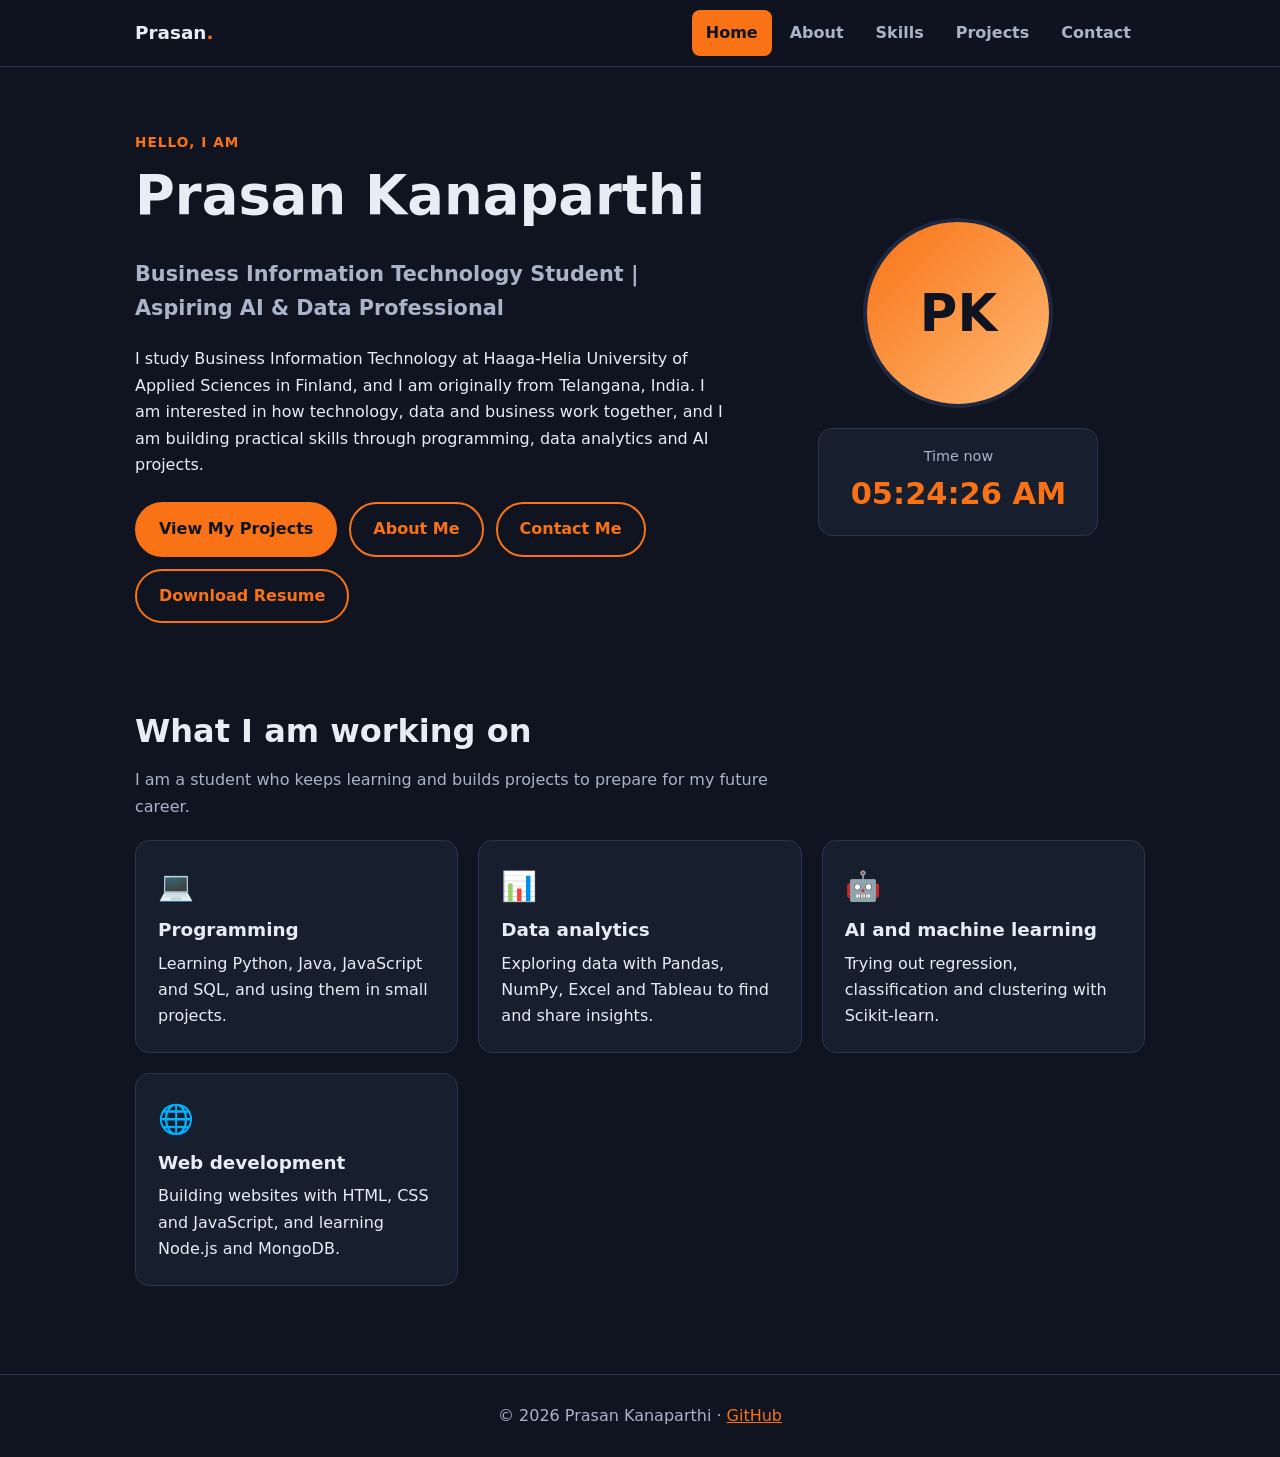
<file: index.html>
<!DOCTYPE html>
<html lang="en">
<head>
  <meta charset="UTF-8">
  <meta name="viewport" content="width=device-width, initial-scale=1.0">
  <title>Prasan Kanaparthi - Business IT Student and Aspiring AI &amp; Data Professional</title>
  <meta name="description" content="Portfolio of Prasan Kanaparthi, a Business Information Technology student at Haaga-Helia in Finland, interested in AI, data analytics and programming.">
  <link rel="icon" href="data:image/svg+xml,%3Csvg%20xmlns='http://www.w3.org/2000/svg'%20viewBox='0%200%2064%2064'%3E%3Crect%20width='64'%20height='64'%20rx='14'%20fill='%23f97316'/%3E%3Ctext%20x='32'%20y='44'%20font-size='34'%20font-family='Arial'%20font-weight='700'%20text-anchor='middle'%20fill='%230f1420'%3EP%3C/text%3E%3C/svg%3E">
  <link rel="stylesheet" href="css/styles.css">
</head>
<body>
  <a class="skip-link" href="#main">Skip to main content</a>

  <header class="site-header">
    <div class="container nav-bar">
      <a class="brand" href="index.html">Prasan<span>.</span></a>
      <nav aria-label="Main navigation">
        <ul class="nav-links">
          <li><a href="index.html" aria-current="page">Home</a></li>
          <li><a href="about.html">About</a></li>
          <li><a href="skills.html">Skills</a></li>
          <li><a href="projects.html">Projects</a></li>
          <li><a href="contact.html">Contact</a></li>
        </ul>
      </nav>
    </div>
  </header>

  <main id="main" class="container">
    <section class="hero" aria-labelledby="hero-title">
      <div class="hero-text">
        <p class="eyebrow fade-up">Hello, I am</p>
        <h1 id="hero-title" class="fade-up">Prasan Kanaparthi</h1>
        <p class="headline fade-up delay-1">Business Information Technology Student | Aspiring AI &amp; Data Professional</p>
        <p class="intro fade-up delay-1">I study Business Information Technology at Haaga-Helia University of Applied Sciences in Finland, and I am originally from Telangana, India. I am interested in how technology, data and business work together, and I am building practical skills through programming, data analytics and AI projects.</p>
        <div class="button-row fade-up delay-2">
          <a class="btn btn-primary" href="projects.html">View My Projects</a>
          <a class="btn btn-outline" href="about.html">About Me</a>
          <a class="btn btn-outline" href="contact.html">Contact Me</a>
          <a class="btn btn-outline" href="contact.html#resume">Download Resume</a>
        </div>
      </div>

      <div class="hero-side fade-up delay-2">
        <div class="photo" role="img" aria-label="Profile photo placeholder">PK</div>
        <div class="clock-card">
          <p>Time now</p>
          <div id="clock">--:--:--</div>
        </div>
      </div>
    </section>

    <section class="section" aria-labelledby="focus-title">
      <h2 id="focus-title">What I am working on</h2>
      <p class="section-intro">I am a student who keeps learning and builds projects to prepare for my future career.</p>
      <div class="card-grid">
        <div class="card">
          <span class="icon" aria-hidden="true">💻</span>
          <h3>Programming</h3>
          <p>Learning Python, Java, JavaScript and SQL, and using them in small projects.</p>
        </div>
        <div class="card">
          <span class="icon" aria-hidden="true">📊</span>
          <h3>Data analytics</h3>
          <p>Exploring data with Pandas, NumPy, Excel and Tableau to find and share insights.</p>
        </div>
        <div class="card">
          <span class="icon" aria-hidden="true">🤖</span>
          <h3>AI and machine learning</h3>
          <p>Trying out regression, classification and clustering with Scikit-learn.</p>
        </div>
        <div class="card">
          <span class="icon" aria-hidden="true">🌐</span>
          <h3>Web development</h3>
          <p>Building websites with HTML, CSS and JavaScript, and learning Node.js and MongoDB.</p>
        </div>
      </div>
    </section>
  </main>

  <footer class="site-footer">
    <div class="container">
      <p>&copy; 2026 Prasan Kanaparthi &middot; <a href="https://github.com/prasankanaparthi">GitHub</a></p>
    </div>
  </footer>

  <script src="js/Clock.js"></script>
</body>
</html>
</file>
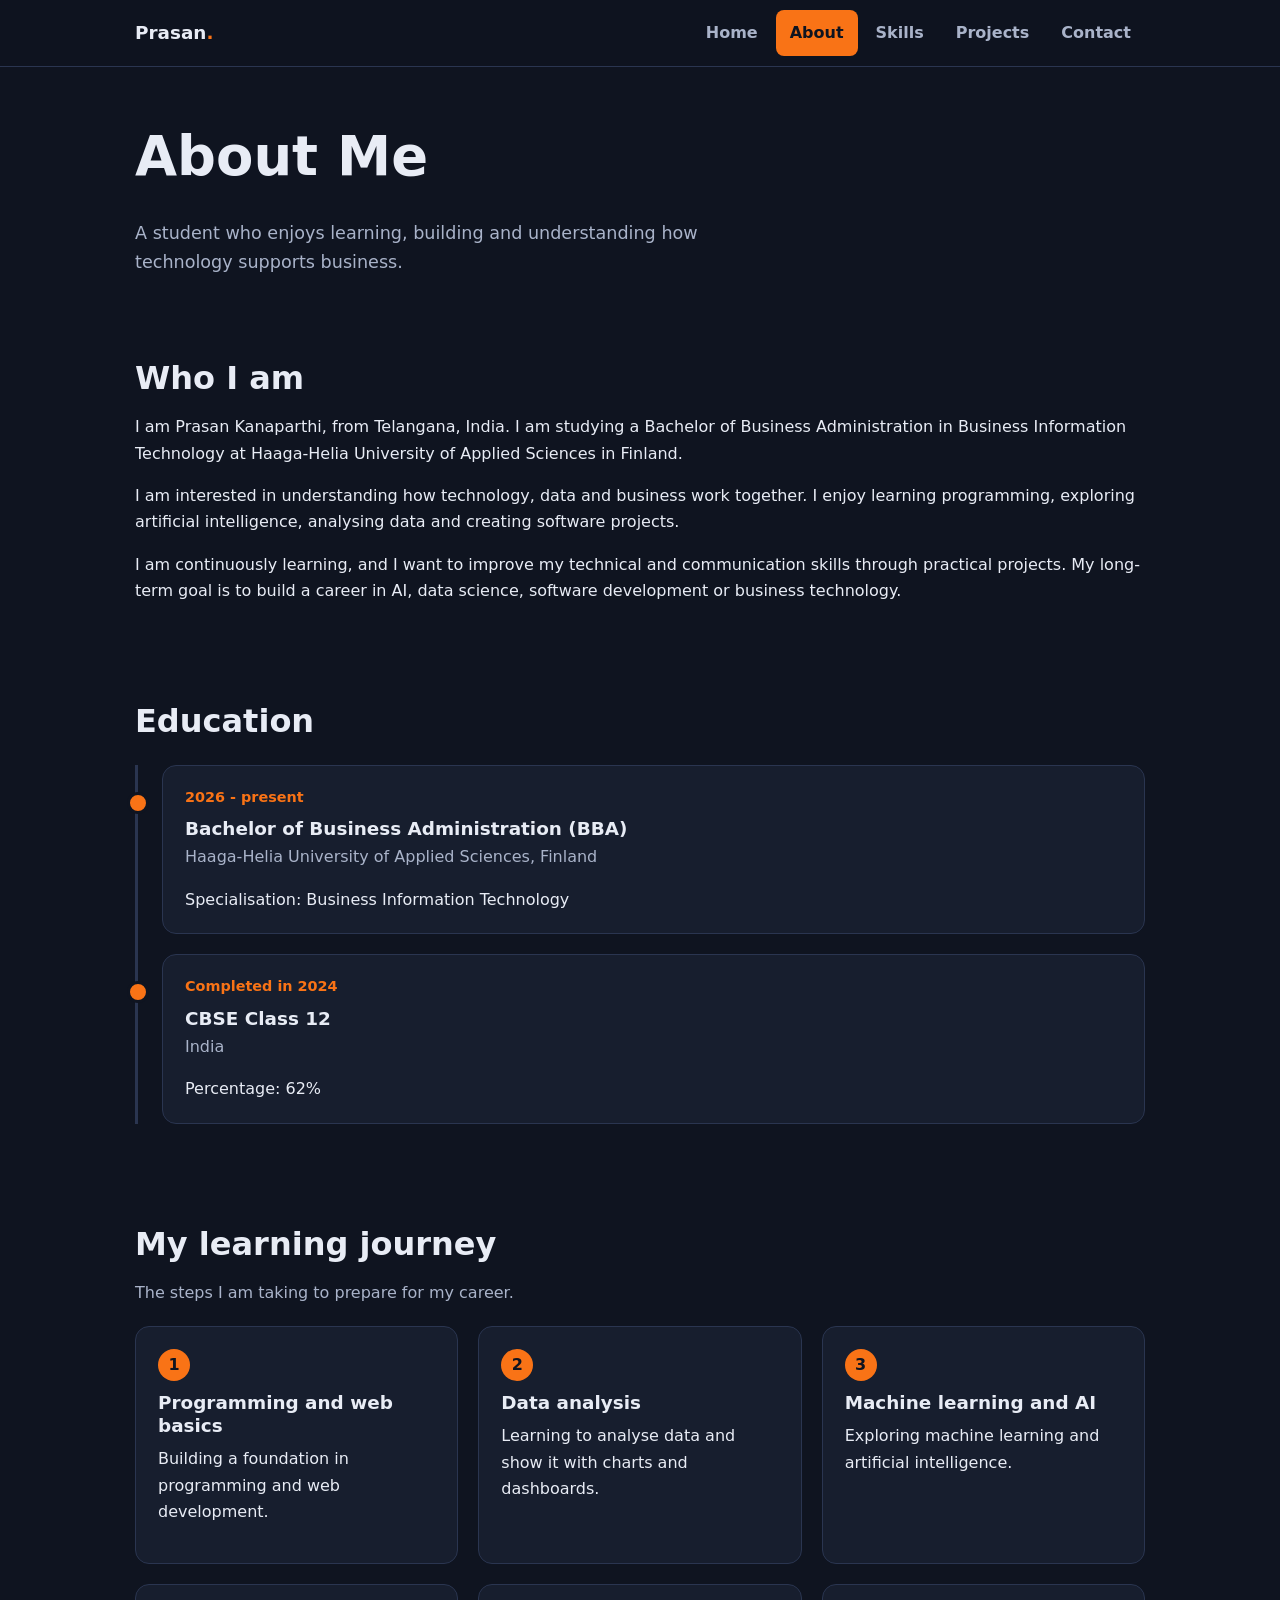
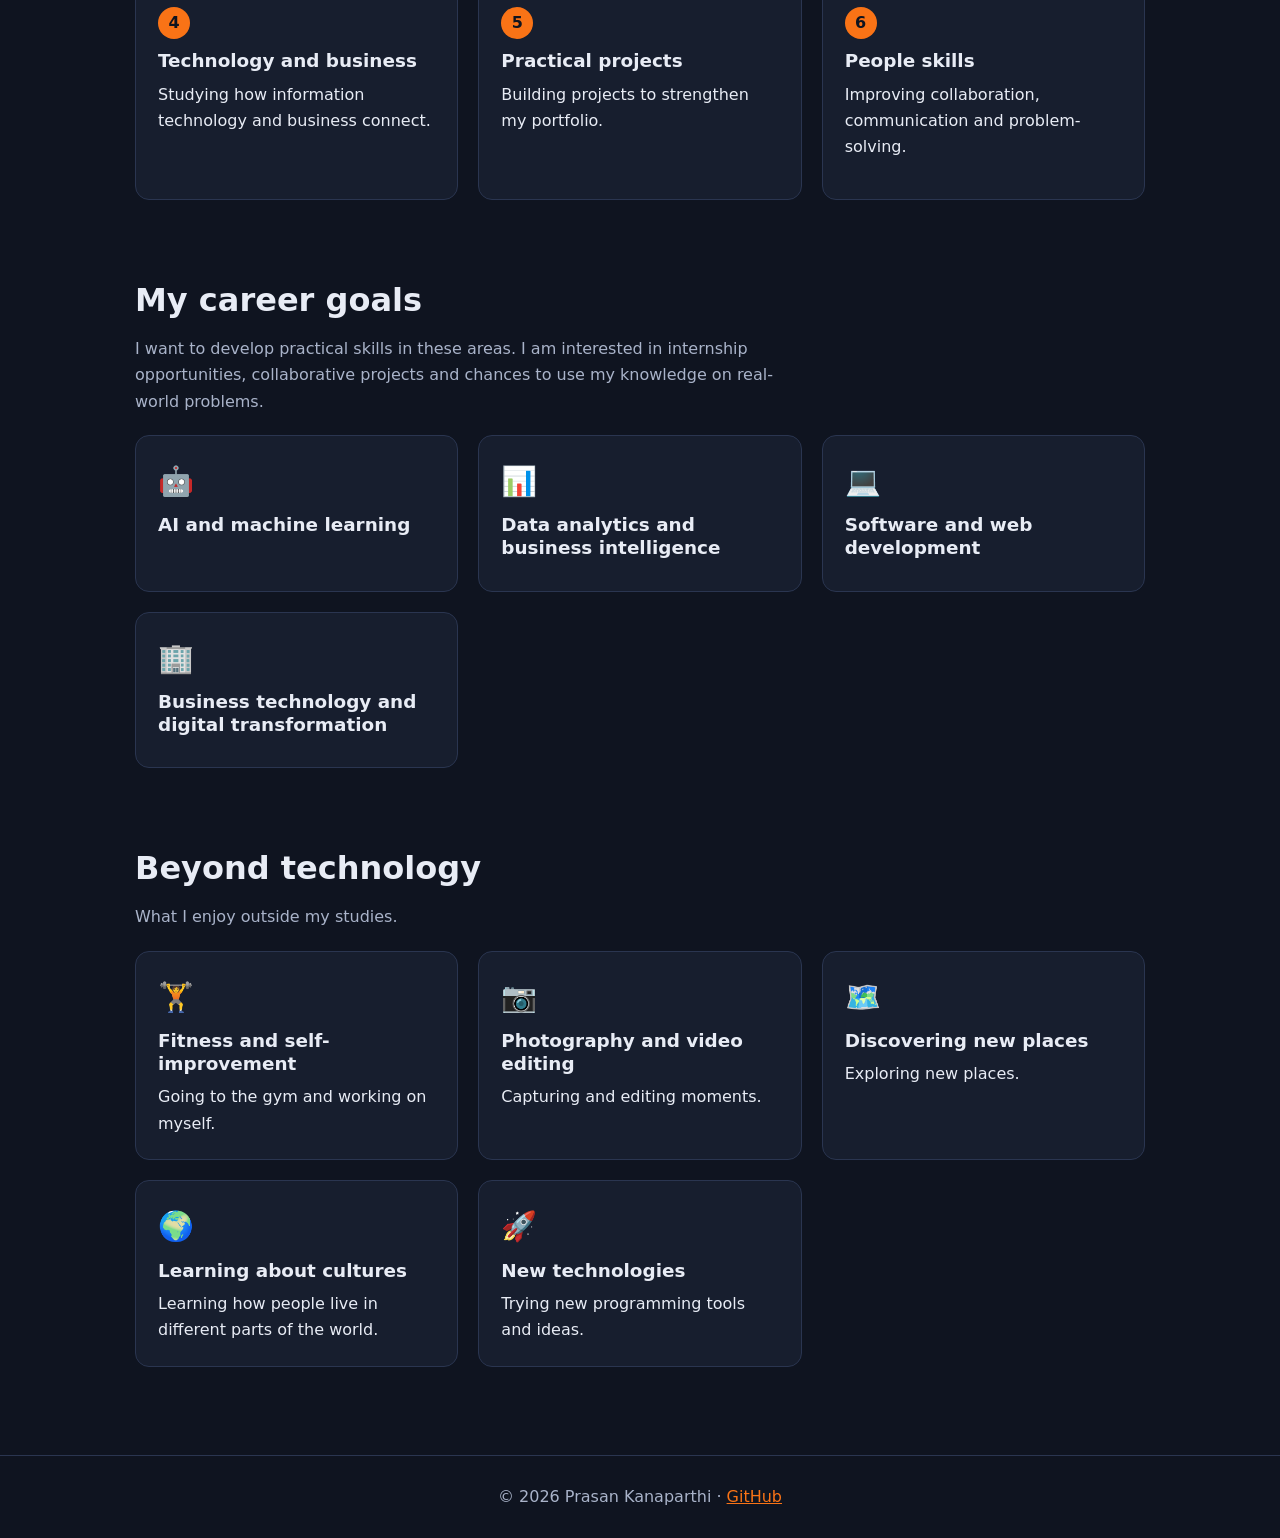
<file: about.html>
<!DOCTYPE html>
<html lang="en">
<head>
  <meta charset="UTF-8">
  <meta name="viewport" content="width=device-width, initial-scale=1.0">
  <title>About - Prasan Kanaparthi</title>
  <meta name="description" content="About Prasan Kanaparthi: education, learning journey, career goals and interests.">
  <link rel="icon" href="data:image/svg+xml,%3Csvg%20xmlns='http://www.w3.org/2000/svg'%20viewBox='0%200%2064%2064'%3E%3Crect%20width='64'%20height='64'%20rx='14'%20fill='%23f97316'/%3E%3Ctext%20x='32'%20y='44'%20font-size='34'%20font-family='Arial'%20font-weight='700'%20text-anchor='middle'%20fill='%230f1420'%3EP%3C/text%3E%3C/svg%3E">
  <link rel="stylesheet" href="css/styles.css">
</head>
<body>
  <a class="skip-link" href="#main">Skip to main content</a>

  <header class="site-header">
    <div class="container nav-bar">
      <a class="brand" href="index.html">Prasan<span>.</span></a>
      <nav aria-label="Main navigation">
        <ul class="nav-links">
          <li><a href="index.html">Home</a></li>
          <li><a href="about.html" aria-current="page">About</a></li>
          <li><a href="skills.html">Skills</a></li>
          <li><a href="projects.html">Projects</a></li>
          <li><a href="contact.html">Contact</a></li>
        </ul>
      </nav>
    </div>
  </header>

  <main id="main" class="container">
    <div class="page-title fade-up">
      <h1>About Me</h1>
      <p>A student who enjoys learning, building and understanding how technology supports business.</p>
    </div>

    <section class="section" aria-labelledby="bio-title">
      <h2 id="bio-title">Who I am</h2>
      <p>I am Prasan Kanaparthi, from Telangana, India. I am studying a Bachelor of Business Administration in Business Information Technology at Haaga-Helia University of Applied Sciences in Finland.</p>
      <p>I am interested in understanding how technology, data and business work together. I enjoy learning programming, exploring artificial intelligence, analysing data and creating software projects.</p>
      <p>I am continuously learning, and I want to improve my technical and communication skills through practical projects. My long-term goal is to build a career in AI, data science, software development or business technology.</p>
    </section>

    <section class="section" aria-labelledby="edu-title">
      <h2 id="edu-title">Education</h2>
      <ol class="timeline">
        <li>
          <p class="when">2026 - present</p>
          <h3>Bachelor of Business Administration (BBA)</h3>
          <p class="muted">Haaga-Helia University of Applied Sciences, Finland</p>
          <p>Specialisation: Business Information Technology</p>
        </li>
        <li>
          <p class="when">Completed in 2024</p>
          <h3>CBSE Class 12</h3>
          <p class="muted">India</p>
          <p>Percentage: 62%</p>
        </li>
      </ol>
    </section>

    <section class="section" aria-labelledby="journey-title">
      <h2 id="journey-title">My learning journey</h2>
      <p class="section-intro">The steps I am taking to prepare for my career.</p>
      <ol class="steps">
        <li>
          <h3>Programming and web basics</h3>
          <p>Building a foundation in programming and web development.</p>
        </li>
        <li>
          <h3>Data analysis</h3>
          <p>Learning to analyse data and show it with charts and dashboards.</p>
        </li>
        <li>
          <h3>Machine learning and AI</h3>
          <p>Exploring machine learning and artificial intelligence.</p>
        </li>
        <li>
          <h3>Technology and business</h3>
          <p>Studying how information technology and business connect.</p>
        </li>
        <li>
          <h3>Practical projects</h3>
          <p>Building projects to strengthen my portfolio.</p>
        </li>
        <li>
          <h3>People skills</h3>
          <p>Improving collaboration, communication and problem-solving.</p>
        </li>
      </ol>
    </section>

    <section class="section" aria-labelledby="goals-title">
      <h2 id="goals-title">My career goals</h2>
      <p class="section-intro">I want to develop practical skills in these areas. I am interested in internship opportunities, collaborative projects and chances to use my knowledge on real-world problems.</p>
      <div class="card-grid">
        <div class="card">
          <span class="icon" aria-hidden="true">🤖</span>
          <h3>AI and machine learning</h3>
        </div>
        <div class="card">
          <span class="icon" aria-hidden="true">📊</span>
          <h3>Data analytics and business intelligence</h3>
        </div>
        <div class="card">
          <span class="icon" aria-hidden="true">💻</span>
          <h3>Software and web development</h3>
        </div>
        <div class="card">
          <span class="icon" aria-hidden="true">🏢</span>
          <h3>Business technology and digital transformation</h3>
        </div>
      </div>
    </section>

    <section class="section" aria-labelledby="beyond-title">
      <h2 id="beyond-title">Beyond technology</h2>
      <p class="section-intro">What I enjoy outside my studies.</p>
      <div class="card-grid">
        <div class="card">
          <span class="icon" aria-hidden="true">🏋️</span>
          <h3>Fitness and self-improvement</h3>
          <p>Going to the gym and working on myself.</p>
        </div>
        <div class="card">
          <span class="icon" aria-hidden="true">📷</span>
          <h3>Photography and video editing</h3>
          <p>Capturing and editing moments.</p>
        </div>
        <div class="card">
          <span class="icon" aria-hidden="true">🗺️</span>
          <h3>Discovering new places</h3>
          <p>Exploring new places.</p>
        </div>
        <div class="card">
          <span class="icon" aria-hidden="true">🌍</span>
          <h3>Learning about cultures</h3>
          <p>Learning how people live in different parts of the world.</p>
        </div>
        <div class="card">
          <span class="icon" aria-hidden="true">🚀</span>
          <h3>New technologies</h3>
          <p>Trying new programming tools and ideas.</p>
        </div>
      </div>
    </section>
  </main>

  <footer class="site-footer">
    <div class="container">
      <p>&copy; 2026 Prasan Kanaparthi &middot; <a href="https://github.com/prasankanaparthi">GitHub</a></p>
    </div>
  </footer>
</body>
</html>
</file>
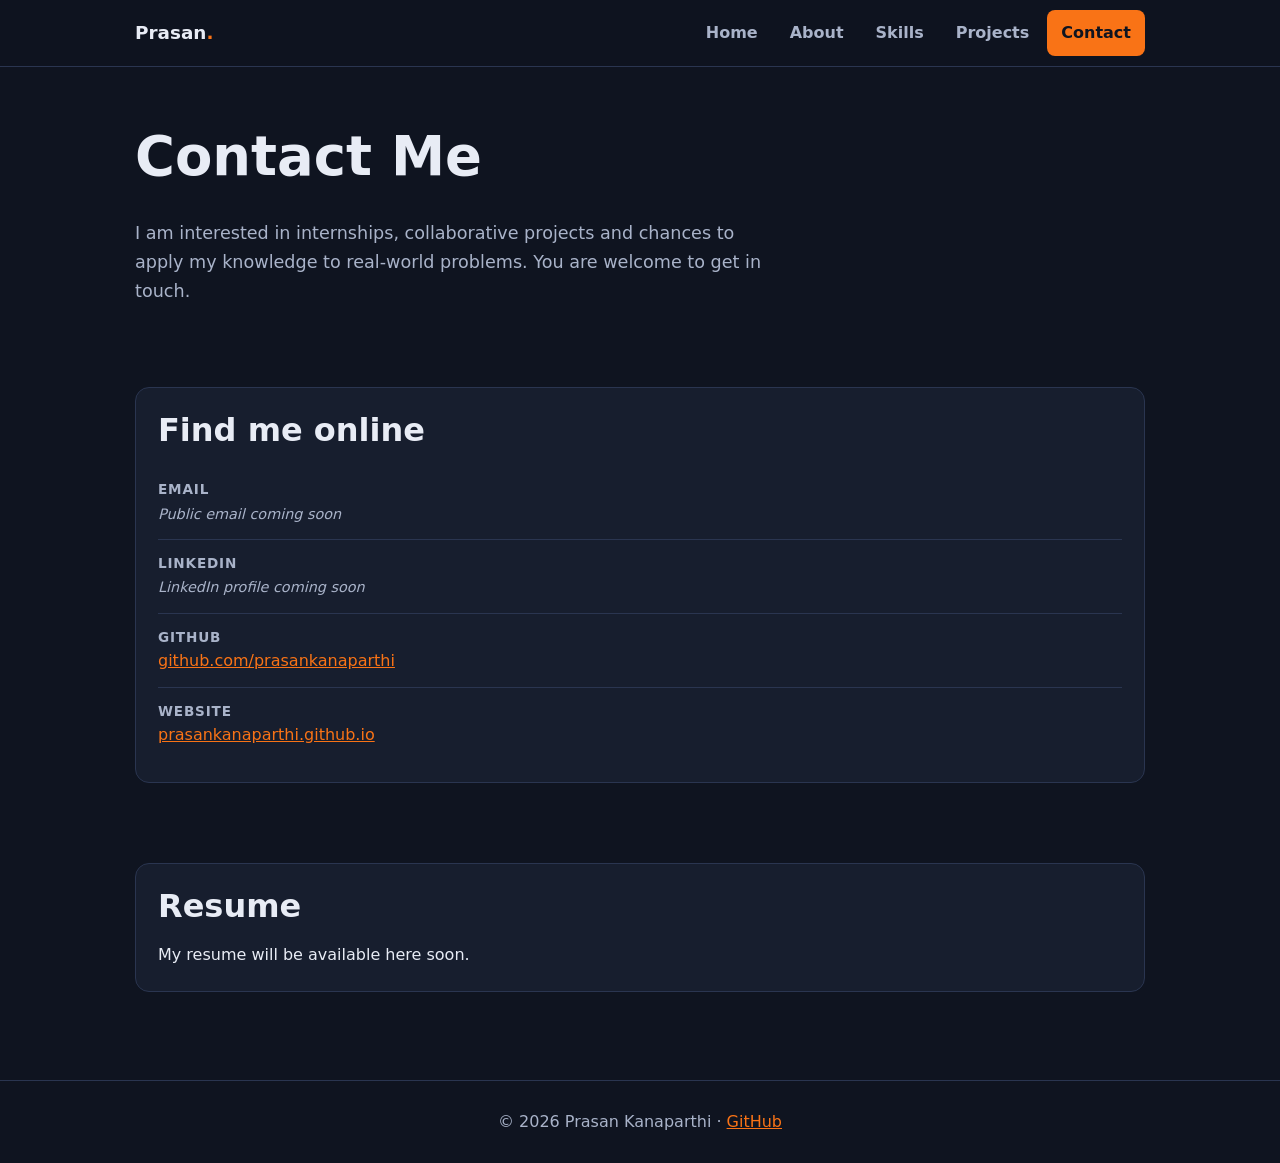
<file: contact.html>
<!DOCTYPE html>
<html lang="en">
<head>
  <meta charset="UTF-8">
  <meta name="viewport" content="width=device-width, initial-scale=1.0">
  <title>Contact - Prasan Kanaparthi</title>
  <meta name="description" content="Contact Prasan Kanaparthi: GitHub, website and resume.">
  <link rel="icon" href="data:image/svg+xml,%3Csvg%20xmlns='http://www.w3.org/2000/svg'%20viewBox='0%200%2064%2064'%3E%3Crect%20width='64'%20height='64'%20rx='14'%20fill='%23f97316'/%3E%3Ctext%20x='32'%20y='44'%20font-size='34'%20font-family='Arial'%20font-weight='700'%20text-anchor='middle'%20fill='%230f1420'%3EP%3C/text%3E%3C/svg%3E">
  <link rel="stylesheet" href="css/styles.css">
</head>
<body>
  <a class="skip-link" href="#main">Skip to main content</a>

  <header class="site-header">
    <div class="container nav-bar">
      <a class="brand" href="index.html">Prasan<span>.</span></a>
      <nav aria-label="Main navigation">
        <ul class="nav-links">
          <li><a href="index.html">Home</a></li>
          <li><a href="about.html">About</a></li>
          <li><a href="skills.html">Skills</a></li>
          <li><a href="projects.html">Projects</a></li>
          <li><a href="contact.html" aria-current="page">Contact</a></li>
        </ul>
      </nav>
    </div>
  </header>

  <main id="main" class="container">
    <div class="page-title fade-up">
      <h1>Contact Me</h1>
      <p>I am interested in internships, collaborative projects and chances to apply my knowledge to real-world problems. You are welcome to get in touch.</p>
    </div>

    <section class="section" aria-labelledby="links-title">
      <div class="card">
        <h2 id="links-title">Find me online</h2>
        <ul class="contact-list">
          <li>
            <strong>Email</strong>
            <span class="placeholder-note">Public email coming soon</span>
          </li>
          <li>
            <strong>LinkedIn</strong>
            <span class="placeholder-note">LinkedIn profile coming soon</span>
          </li>
          <li>
            <strong>GitHub</strong>
            <a href="https://github.com/prasankanaparthi">github.com/prasankanaparthi</a>
          </li>
          <li>
            <strong>Website</strong>
            <a href="https://prasankanaparthi.github.io">prasankanaparthi.github.io</a>
          </li>
        </ul>
      </div>
    </section>

    <section class="section" id="resume" aria-labelledby="resume-title">
      <div class="card">
        <h2 id="resume-title">Resume</h2>
        <p>My resume will be available here soon.</p>
        <!-- To add the resume: upload resume.pdf to the repository, then replace the line above with:
             <a class="btn btn-primary" href="resume.pdf">Download Resume (PDF)</a> -->
      </div>
    </section>
  </main>

  <footer class="site-footer">
    <div class="container">
      <p>&copy; 2026 Prasan Kanaparthi &middot; <a href="https://github.com/prasankanaparthi">GitHub</a></p>
    </div>
  </footer>
</body>
</html>
</file>
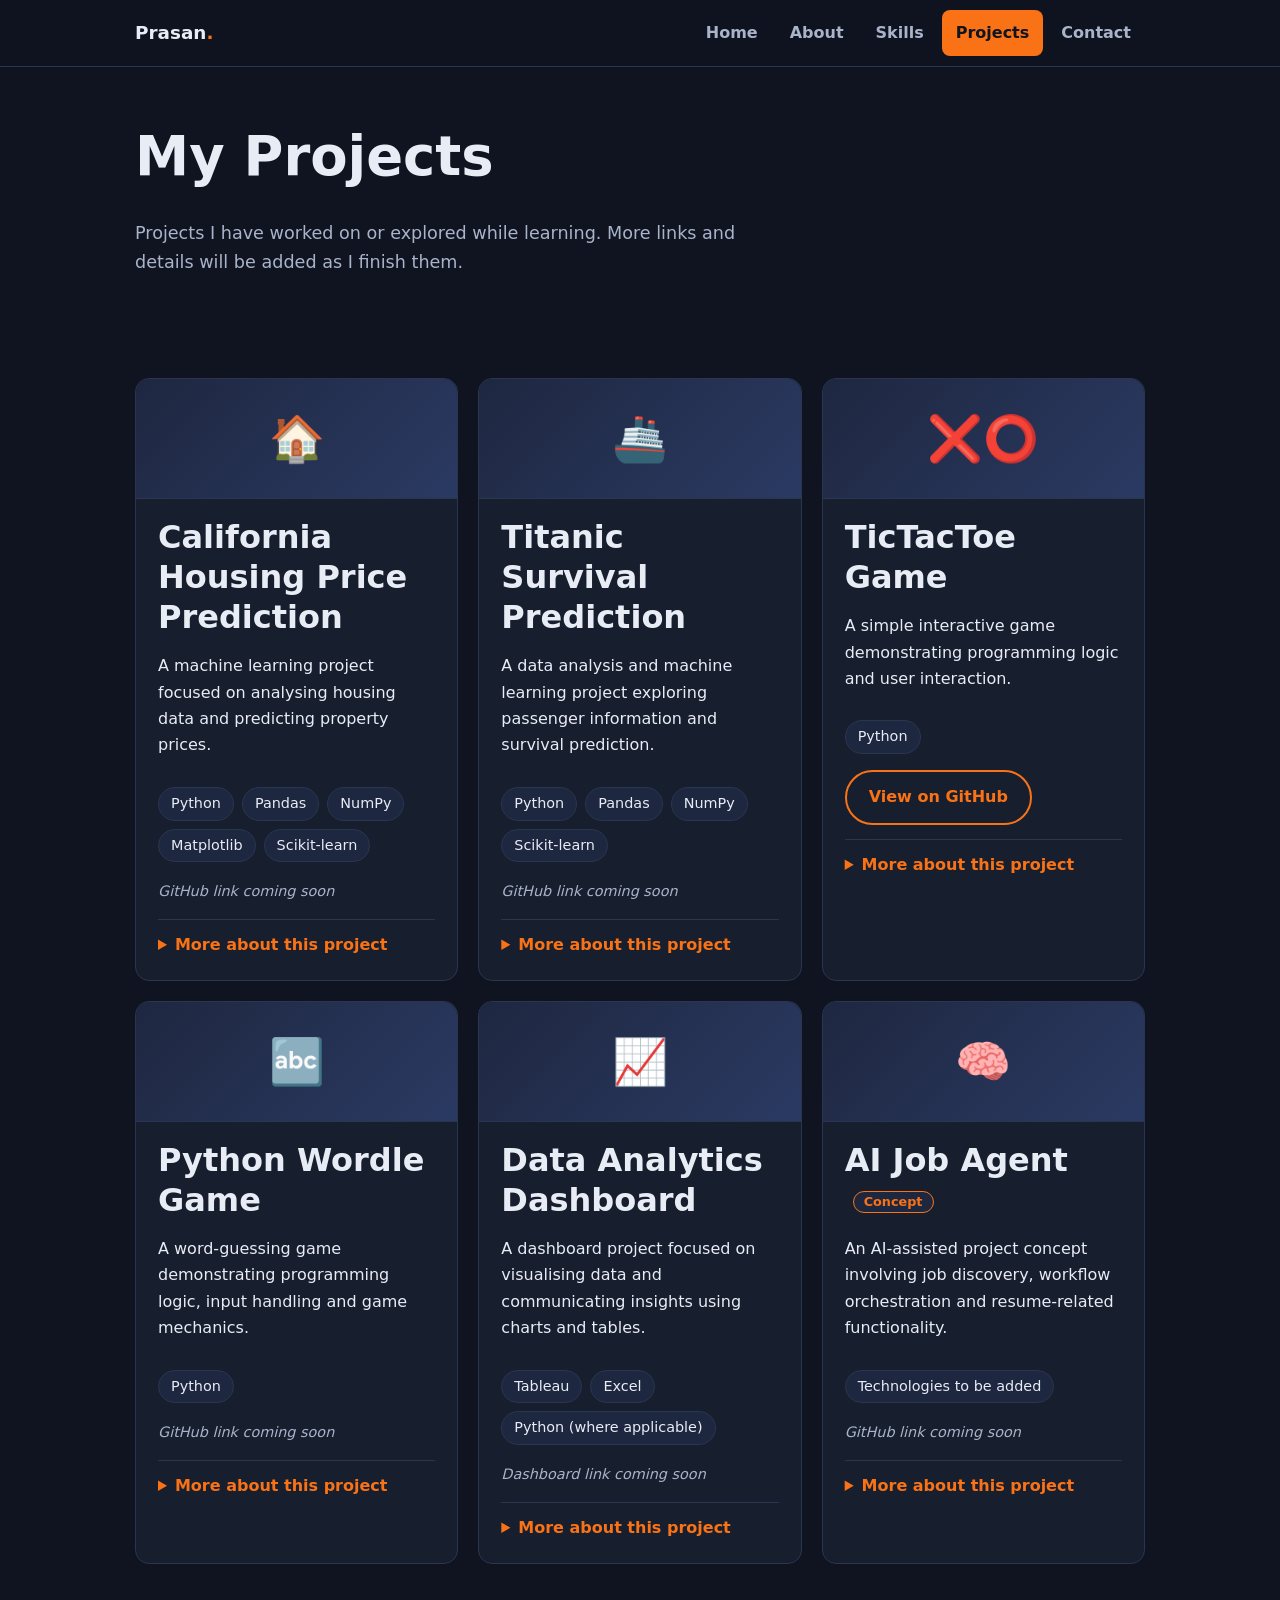
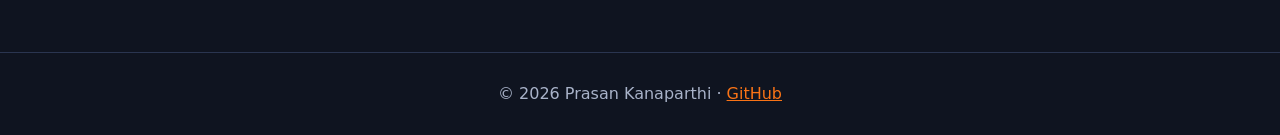
<file: projects.html>
<!DOCTYPE html>
<html lang="en">
<head>
  <meta charset="UTF-8">
  <meta name="viewport" content="width=device-width, initial-scale=1.0">
  <title>Projects - Prasan Kanaparthi</title>
  <meta name="description" content="Projects by Prasan Kanaparthi: machine learning, data analytics, games and an AI job agent concept.">
  <link rel="icon" href="data:image/svg+xml,%3Csvg%20xmlns='http://www.w3.org/2000/svg'%20viewBox='0%200%2064%2064'%3E%3Crect%20width='64'%20height='64'%20rx='14'%20fill='%23f97316'/%3E%3Ctext%20x='32'%20y='44'%20font-size='34'%20font-family='Arial'%20font-weight='700'%20text-anchor='middle'%20fill='%230f1420'%3EP%3C/text%3E%3C/svg%3E">
  <link rel="stylesheet" href="css/styles.css">
</head>
<body>
  <a class="skip-link" href="#main">Skip to main content</a>

  <header class="site-header">
    <div class="container nav-bar">
      <a class="brand" href="index.html">Prasan<span>.</span></a>
      <nav aria-label="Main navigation">
        <ul class="nav-links">
          <li><a href="index.html">Home</a></li>
          <li><a href="about.html">About</a></li>
          <li><a href="skills.html">Skills</a></li>
          <li><a href="projects.html" aria-current="page">Projects</a></li>
          <li><a href="contact.html">Contact</a></li>
        </ul>
      </nav>
    </div>
  </header>

  <main id="main" class="container">
    <div class="page-title fade-up">
      <h1>My Projects</h1>
      <p>Projects I have worked on or explored while learning. More links and details will be added as I finish them.</p>
    </div>

    <section class="section" aria-label="Project list">
      <div class="card-grid">

        <article class="card project-card">
          <div class="project-thumb" aria-hidden="true">🏠</div>
          <h2>California Housing Price Prediction</h2>
          <p>A machine learning project focused on analysing housing data and predicting property prices.</p>
          <ul class="tags">
            <li>Python</li>
            <li>Pandas</li>
            <li>NumPy</li>
            <li>Matplotlib</li>
            <li>Scikit-learn</li>
          </ul>
          <div class="project-actions">
            <span class="placeholder-note">GitHub link coming soon</span>
          </div>
          <details>
            <summary>More about this project</summary>
            <p>This project looks at housing data and tries to predict property prices using machine learning. Results and a link to the code will be added here.</p>
          </details>
        </article>

        <article class="card project-card">
          <div class="project-thumb" aria-hidden="true">🚢</div>
          <h2>Titanic Survival Prediction</h2>
          <p>A data analysis and machine learning project exploring passenger information and survival prediction.</p>
          <ul class="tags">
            <li>Python</li>
            <li>Pandas</li>
            <li>NumPy</li>
            <li>Scikit-learn</li>
          </ul>
          <div class="project-actions">
            <span class="placeholder-note">GitHub link coming soon</span>
          </div>
          <details>
            <summary>More about this project</summary>
            <p>This project explores passenger information from the Titanic and tries to predict who survived. Results and a link to the code will be added here.</p>
          </details>
        </article>

        <article class="card project-card">
          <div class="project-thumb" aria-hidden="true">❌⭕</div>
          <h2>TicTacToe Game</h2>
          <p>A simple interactive game demonstrating programming logic and user interaction.</p>
          <ul class="tags">
            <li>Python</li>
          </ul>
          <div class="project-actions">
            <a class="btn btn-outline" href="https://github.com/prasankanaparthi/TicTacToe">View on GitHub</a>
          </div>
          <details>
            <summary>More about this project</summary>
            <p>A game of TicTacToe that shows how I use programming logic and handle input from a player. The full code is on GitHub.</p>
          </details>
        </article>

        <article class="card project-card">
          <div class="project-thumb" aria-hidden="true">🔤</div>
          <h2>Python Wordle Game</h2>
          <p>A word-guessing game demonstrating programming logic, input handling and game mechanics.</p>
          <ul class="tags">
            <li>Python</li>
          </ul>
          <div class="project-actions">
            <span class="placeholder-note">GitHub link coming soon</span>
          </div>
          <details>
            <summary>More about this project</summary>
            <p>A word-guessing game written in Python that shows how I work with input, logic and game rules. A link to the code will be added here.</p>
          </details>
        </article>

        <article class="card project-card">
          <div class="project-thumb" aria-hidden="true">📈</div>
          <h2>Data Analytics Dashboard</h2>
          <p>A dashboard project focused on visualising data and communicating insights using charts and tables.</p>
          <ul class="tags">
            <li>Tableau</li>
            <li>Excel</li>
            <li>Python (where applicable)</li>
          </ul>
          <div class="project-actions">
            <span class="placeholder-note">Dashboard link coming soon</span>
          </div>
          <details>
            <summary>More about this project</summary>
            <p>This project is about turning data into charts and tables that explain something clearly. A link to the dashboard will be added here.</p>
          </details>
        </article>

        <article class="card project-card">
          <div class="project-thumb" aria-hidden="true">🧠</div>
          <h2>AI Job Agent <span class="badge">Concept</span></h2>
          <p>An AI-assisted project concept involving job discovery, workflow orchestration and resume-related functionality.</p>
          <ul class="tags">
            <li>Technologies to be added</li>
          </ul>
          <div class="project-actions">
            <span class="placeholder-note">GitHub link coming soon</span>
          </div>
          <details>
            <summary>More about this project</summary>
            <p>This is an idea I am exploring for using AI to help with finding jobs and preparing resumes. It is still a concept, so there is no demo yet.</p>
          </details>
        </article>

      </div>
    </section>
  </main>

  <footer class="site-footer">
    <div class="container">
      <p>&copy; 2026 Prasan Kanaparthi &middot; <a href="https://github.com/prasankanaparthi">GitHub</a></p>
    </div>
  </footer>
</body>
</html>
</file>
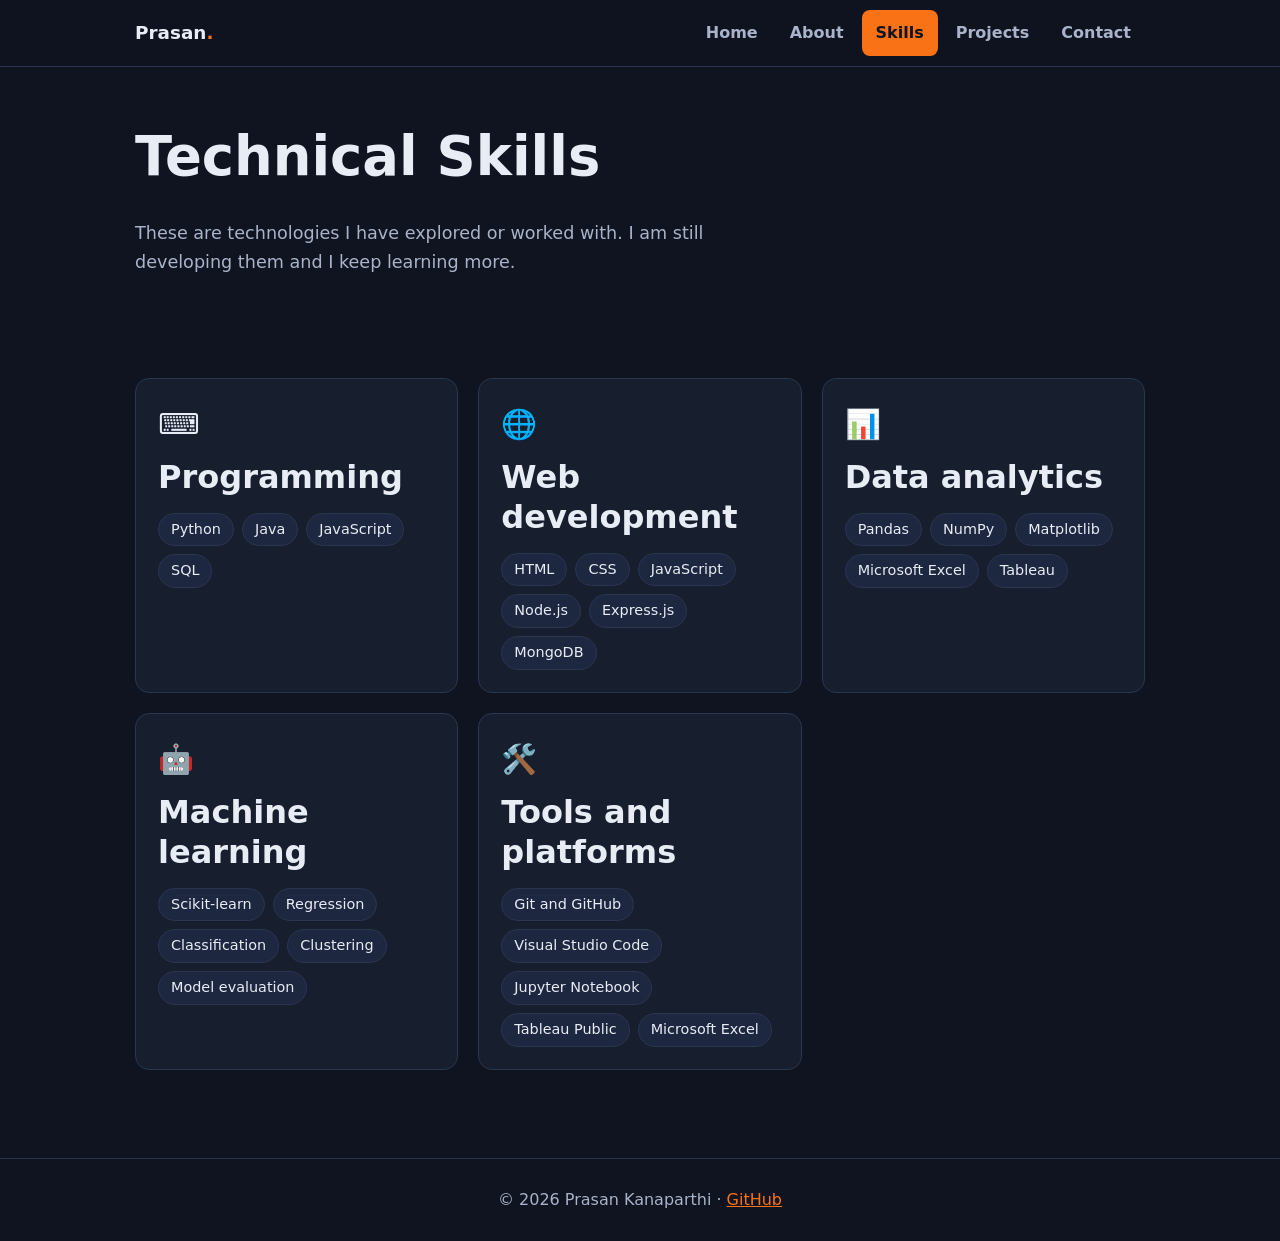
<file: skills.html>
<!DOCTYPE html>
<html lang="en">
<head>
  <meta charset="UTF-8">
  <meta name="viewport" content="width=device-width, initial-scale=1.0">
  <title>Skills - Prasan Kanaparthi</title>
  <meta name="description" content="Technical skills Prasan Kanaparthi has explored: programming, web development, data analytics, machine learning and tools.">
  <link rel="icon" href="data:image/svg+xml,%3Csvg%20xmlns='http://www.w3.org/2000/svg'%20viewBox='0%200%2064%2064'%3E%3Crect%20width='64'%20height='64'%20rx='14'%20fill='%23f97316'/%3E%3Ctext%20x='32'%20y='44'%20font-size='34'%20font-family='Arial'%20font-weight='700'%20text-anchor='middle'%20fill='%230f1420'%3EP%3C/text%3E%3C/svg%3E">
  <link rel="stylesheet" href="css/styles.css">
</head>
<body>
  <a class="skip-link" href="#main">Skip to main content</a>

  <header class="site-header">
    <div class="container nav-bar">
      <a class="brand" href="index.html">Prasan<span>.</span></a>
      <nav aria-label="Main navigation">
        <ul class="nav-links">
          <li><a href="index.html">Home</a></li>
          <li><a href="about.html">About</a></li>
          <li><a href="skills.html" aria-current="page">Skills</a></li>
          <li><a href="projects.html">Projects</a></li>
          <li><a href="contact.html">Contact</a></li>
        </ul>
      </nav>
    </div>
  </header>

  <main id="main" class="container">
    <div class="page-title fade-up">
      <h1>Technical Skills</h1>
      <p>These are technologies I have explored or worked with. I am still developing them and I keep learning more.</p>
    </div>

    <section class="section" aria-label="Skills by category">
      <div class="card-grid">
        <div class="card">
          <span class="icon" aria-hidden="true">⌨️</span>
          <h2>Programming</h2>
          <ul class="tags">
            <li>Python</li>
            <li>Java</li>
            <li>JavaScript</li>
            <li>SQL</li>
          </ul>
        </div>

        <div class="card">
          <span class="icon" aria-hidden="true">🌐</span>
          <h2>Web development</h2>
          <ul class="tags">
            <li>HTML</li>
            <li>CSS</li>
            <li>JavaScript</li>
            <li>Node.js</li>
            <li>Express.js</li>
            <li>MongoDB</li>
          </ul>
        </div>

        <div class="card">
          <span class="icon" aria-hidden="true">📊</span>
          <h2>Data analytics</h2>
          <ul class="tags">
            <li>Pandas</li>
            <li>NumPy</li>
            <li>Matplotlib</li>
            <li>Microsoft Excel</li>
            <li>Tableau</li>
          </ul>
        </div>

        <div class="card">
          <span class="icon" aria-hidden="true">🤖</span>
          <h2>Machine learning</h2>
          <ul class="tags">
            <li>Scikit-learn</li>
            <li>Regression</li>
            <li>Classification</li>
            <li>Clustering</li>
            <li>Model evaluation</li>
          </ul>
        </div>

        <div class="card">
          <span class="icon" aria-hidden="true">🛠️</span>
          <h2>Tools and platforms</h2>
          <ul class="tags">
            <li>Git and GitHub</li>
            <li>Visual Studio Code</li>
            <li>Jupyter Notebook</li>
            <li>Tableau Public</li>
            <li>Microsoft Excel</li>
          </ul>
        </div>
      </div>
    </section>
  </main>

  <footer class="site-footer">
    <div class="container">
      <p>&copy; 2026 Prasan Kanaparthi &middot; <a href="https://github.com/prasankanaparthi">GitHub</a></p>
    </div>
  </footer>
</body>
</html>
</file>
<file: css/styles.css>
/* ===== Colours and basics ===== */
:root {
  --bg: #0f1420;
  --surface: #171e2e;
  --surface-2: #1e2740;
  --border: #2a3550;
  --text: #e8ecf5;
  --muted: #a9b3c9;
  --accent: #f97316;
  --accent-dark: #0f1420;
  --radius: 14px;
}

* {
  box-sizing: border-box;
}

@media (prefers-reduced-motion: no-preference) {
  html {
    scroll-behavior: smooth;
  }
}

body {
  margin: 0;
  background-color: var(--bg);
  color: var(--text);
  font-family: system-ui, -apple-system, "Segoe UI", Roboto, Arial, sans-serif;
  line-height: 1.65;
}

img {
  max-width: 100%;
}

h1,
h2,
h3 {
  line-height: 1.25;
  margin: 0 0 0.5em;
}

h1 {
  font-size: clamp(2.1rem, 6vw, 3.4rem);
}

h2 {
  font-size: clamp(1.5rem, 4vw, 2rem);
}

h3 {
  font-size: 1.15rem;
}

p {
  margin: 0 0 1em;
}

a {
  color: var(--accent);
}

a:hover {
  color: #fdba74;
}

a:focus-visible,
summary:focus-visible {
  outline: 3px solid #fdba74;
  outline-offset: 3px;
  border-radius: 4px;
}

.container {
  width: 100%;
  max-width: 1050px;
  margin: 0 auto;
  padding: 0 20px;
}

/* ===== Skip link ===== */
.skip-link {
  position: absolute;
  left: 12px;
  top: -60px;
  background: var(--accent);
  color: var(--accent-dark);
  padding: 10px 16px;
  border-radius: 8px;
  font-weight: 700;
  text-decoration: none;
  z-index: 100;
}

.skip-link:focus {
  top: 12px;
}

/* ===== Header and navigation ===== */
.site-header {
  background-color: rgba(15, 20, 32, 0.95);
  border-bottom: 1px solid var(--border);
  position: sticky;
  top: 0;
  z-index: 50;
}

.nav-bar {
  display: flex;
  flex-wrap: wrap;
  align-items: center;
  justify-content: space-between;
  gap: 4px 16px;
  padding-top: 10px;
  padding-bottom: 10px;
}

.brand {
  color: var(--text);
  font-weight: 800;
  font-size: 1.15rem;
  text-decoration: none;
  padding: 8px 0;
}

.brand span {
  color: var(--accent);
}

.nav-links {
  list-style: none;
  display: flex;
  flex-wrap: wrap;
  gap: 4px;
  margin: 0;
  padding: 0;
}

.nav-links a {
  display: block;
  padding: 10px 14px;
  color: var(--muted);
  text-decoration: none;
  border-radius: 8px;
  font-weight: 600;
  transition: background-color 0.2s, color 0.2s;
}

.nav-links a:hover {
  background-color: var(--surface-2);
  color: var(--text);
}

.nav-links a[aria-current="page"] {
  color: var(--accent-dark);
  background-color: var(--accent);
}

/* ===== Page title (inner pages) ===== */
.page-title {
  padding: 56px 0 24px;
}

.page-title p {
  color: var(--muted);
  max-width: 640px;
  font-size: 1.1rem;
}

/* ===== Hero ===== */
.hero {
  display: grid;
  grid-template-columns: 1.6fr 1fr;
  gap: 40px;
  align-items: center;
  padding: 64px 0 48px;
}

.eyebrow {
  color: var(--accent);
  font-weight: 700;
  letter-spacing: 0.08em;
  text-transform: uppercase;
  font-size: 0.85rem;
  margin-bottom: 8px;
}

.headline {
  font-size: clamp(1.05rem, 3vw, 1.3rem);
  color: var(--muted);
  font-weight: 600;
}

.hero-text p.intro {
  max-width: 600px;
}

.button-row {
  display: flex;
  flex-wrap: wrap;
  gap: 12px;
  margin-top: 24px;
}

.btn {
  display: inline-block;
  padding: 12px 22px;
  min-height: 44px;
  border-radius: 999px;
  font-weight: 700;
  text-decoration: none;
  border: 2px solid var(--accent);
  transition: transform 0.2s, background-color 0.2s;
}

.btn:hover {
  transform: translateY(-2px);
}

.btn-primary {
  background-color: var(--accent);
  color: var(--accent-dark);
}

.btn-primary:hover {
  background-color: #fdba74;
  border-color: #fdba74;
  color: var(--accent-dark);
}

.btn-outline {
  background-color: transparent;
  color: var(--accent);
}

.btn-outline:hover {
  background-color: var(--surface-2);
  color: #fdba74;
}

.hero-side {
  display: flex;
  flex-direction: column;
  align-items: center;
  gap: 20px;
}

.photo {
  width: 190px;
  height: 190px;
  border-radius: 50%;
  display: flex;
  align-items: center;
  justify-content: center;
  font-size: 3.2rem;
  font-weight: 800;
  color: var(--accent-dark);
  background: linear-gradient(135deg, #f97316, #fdba74);
  border: 4px solid var(--surface-2);
}

.clock-card {
  width: 100%;
  max-width: 280px;
  text-align: center;
  padding: 16px;
  background-color: var(--surface);
  border: 1px solid var(--border);
  border-radius: var(--radius);
}

.clock-card p {
  margin: 0;
  color: var(--muted);
  font-size: 0.9rem;
}

#clock {
  font-size: 1.9rem;
  font-weight: 800;
  color: var(--accent);
  font-variant-numeric: tabular-nums;
}

/* ===== Sections and cards ===== */
.section {
  padding: 40px 0;
}

.section-intro {
  color: var(--muted);
  max-width: 680px;
}

.card-grid {
  display: grid;
  grid-template-columns: repeat(auto-fit, minmax(260px, 1fr));
  gap: 20px;
  margin-top: 20px;
}

.card {
  background-color: var(--surface);
  border: 1px solid var(--border);
  border-radius: var(--radius);
  padding: 22px;
  transition: transform 0.2s, border-color 0.2s;
}

.card:hover {
  transform: translateY(-3px);
  border-color: var(--accent);
}

.card p:last-child {
  margin-bottom: 0;
}

.icon {
  font-size: 1.8rem;
  display: block;
  margin-bottom: 8px;
}

.muted {
  color: var(--muted);
}

/* ===== Tags ===== */
.tags {
  list-style: none;
  display: flex;
  flex-wrap: wrap;
  gap: 8px;
  margin: 12px 0 0;
  padding: 0;
}

.tags li {
  background-color: var(--surface-2);
  border: 1px solid var(--border);
  color: var(--text);
  padding: 4px 12px;
  border-radius: 999px;
  font-size: 0.9rem;
}

.badge {
  display: inline-block;
  background-color: var(--surface-2);
  border: 1px solid var(--accent);
  color: var(--accent);
  padding: 2px 10px;
  border-radius: 999px;
  font-size: 0.8rem;
  font-weight: 700;
  margin-left: 8px;
  vertical-align: middle;
}

/* ===== Timeline ===== */
.timeline {
  list-style: none;
  margin: 24px 0 0;
  padding: 0 0 0 24px;
  border-left: 3px solid var(--border);
}

.timeline li {
  position: relative;
  background-color: var(--surface);
  border: 1px solid var(--border);
  border-radius: var(--radius);
  padding: 20px 22px;
  margin-bottom: 20px;
}

.timeline li::before {
  content: "";
  position: absolute;
  left: -36px;
  top: 26px;
  width: 16px;
  height: 16px;
  border-radius: 50%;
  background-color: var(--accent);
  border: 3px solid var(--bg);
}

.timeline h3 {
  margin-bottom: 4px;
}

.timeline .when {
  color: var(--accent);
  font-weight: 700;
  font-size: 0.9rem;
  margin-bottom: 8px;
}

.timeline p:last-child {
  margin-bottom: 0;
}

/* ===== Journey steps ===== */
.steps {
  list-style: none;
  counter-reset: step;
  margin: 20px 0 0;
  padding: 0;
  display: grid;
  grid-template-columns: repeat(auto-fit, minmax(260px, 1fr));
  gap: 20px;
}

.steps li {
  counter-increment: step;
  background-color: var(--surface);
  border: 1px solid var(--border);
  border-radius: var(--radius);
  padding: 22px;
}

.steps li::before {
  content: counter(step);
  display: inline-flex;
  align-items: center;
  justify-content: center;
  width: 32px;
  height: 32px;
  margin-bottom: 10px;
  border-radius: 50%;
  background-color: var(--accent);
  color: var(--accent-dark);
  font-weight: 800;
}

/* ===== Projects ===== */
.project-thumb {
  display: flex;
  align-items: center;
  justify-content: center;
  height: 120px;
  margin: -22px -22px 18px;
  border-radius: var(--radius) var(--radius) 0 0;
  background: linear-gradient(135deg, var(--surface-2), #2b3a63);
  font-size: 2.8rem;
  border-bottom: 1px solid var(--border);
}

.project-card {
  display: flex;
  flex-direction: column;
}

.project-actions {
  margin-top: 16px;
}

.placeholder-note {
  display: inline-block;
  color: var(--muted);
  font-style: italic;
  font-size: 0.9rem;
}

details {
  margin-top: 14px;
  border-top: 1px solid var(--border);
  padding-top: 12px;
}

summary {
  cursor: pointer;
  color: var(--accent);
  font-weight: 700;
}

details p {
  margin: 10px 0 0;
  color: var(--muted);
}

/* ===== Contact ===== */
.contact-list {
  list-style: none;
  margin: 0;
  padding: 0;
}

.contact-list li {
  padding: 12px 0;
  border-bottom: 1px solid var(--border);
}

.contact-list li:last-child {
  border-bottom: none;
}

.contact-list strong {
  display: block;
  color: var(--muted);
  font-size: 0.85rem;
  text-transform: uppercase;
  letter-spacing: 0.06em;
}

/* ===== Footer ===== */
.site-footer {
  margin-top: 48px;
  padding: 28px 0;
  border-top: 1px solid var(--border);
  color: var(--muted);
  text-align: center;
}

.site-footer p {
  margin: 0;
}

/* ===== Animation (switched off if the visitor prefers less motion) ===== */
@media (prefers-reduced-motion: no-preference) {
  .fade-up {
    animation: fadeUp 0.7s ease both;
  }

  .fade-up.delay-1 {
    animation-delay: 0.15s;
  }

  .fade-up.delay-2 {
    animation-delay: 0.3s;
  }
}

@keyframes fadeUp {
  from {
    opacity: 0;
    transform: translateY(18px);
  }

  to {
    opacity: 1;
    transform: translateY(0);
  }
}

/* ===== Phones and small tablets ===== */
@media (max-width: 768px) {
  .hero {
    grid-template-columns: 1fr;
    padding-top: 40px;
    gap: 28px;
  }

  .hero-side {
    order: -1;
  }

  .photo {
    width: 140px;
    height: 140px;
    font-size: 2.4rem;
  }

  .nav-bar {
    justify-content: center;
  }

  .nav-links {
    justify-content: center;
  }

  .nav-links a {
    padding: 10px 12px;
  }

  .button-row .btn {
    flex: 1 1 100%;
    text-align: center;
  }
}
</file>
